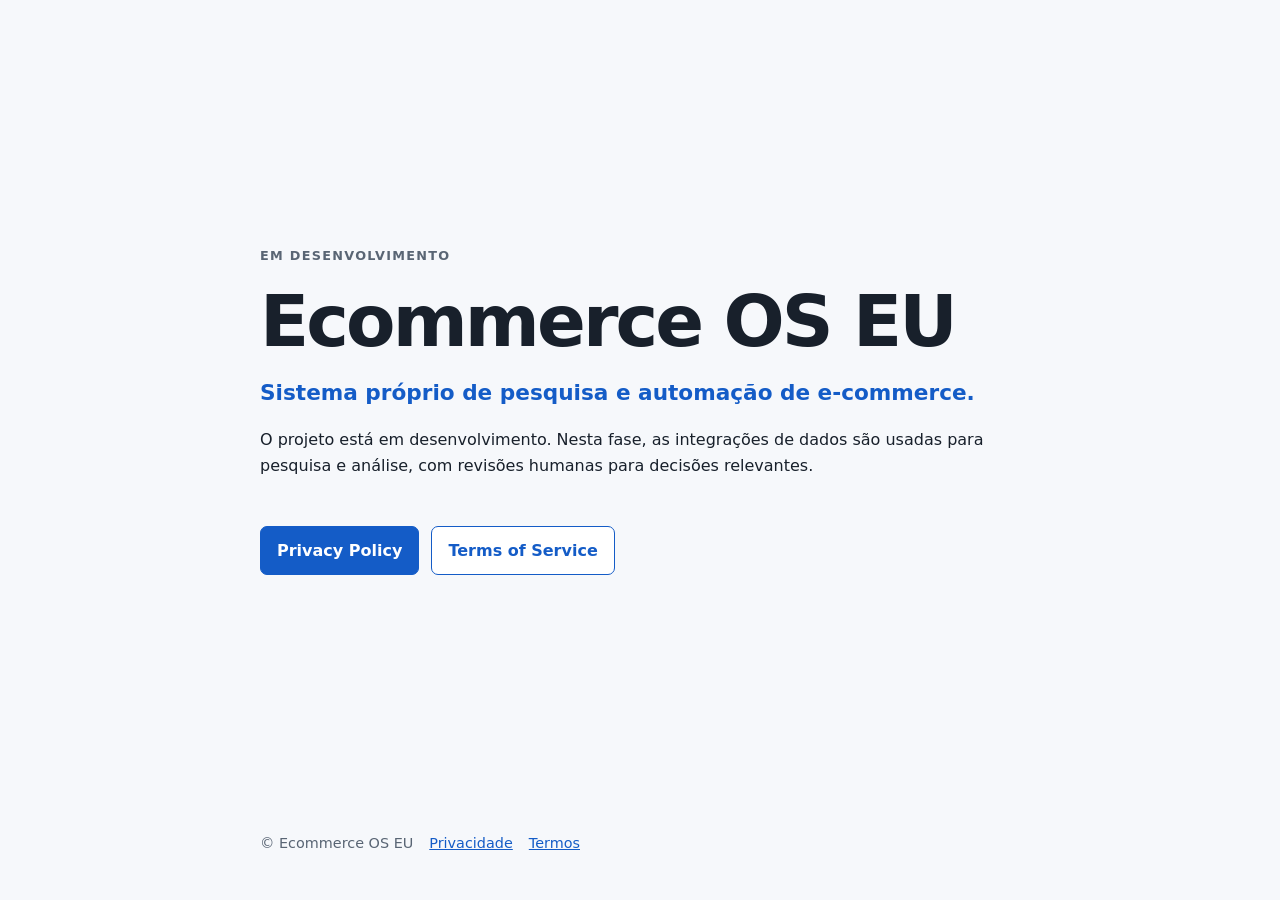
<file: index.html>
<!doctype html>
<html lang="pt-BR">
  <head>
    <meta charset="utf-8">
    <meta name="viewport" content="width=device-width, initial-scale=1">
    <meta name="description" content="Ecommerce OS EU — sistema próprio de pesquisa e automação de e-commerce.">
    <title>Ecommerce OS EU</title>
    <link rel="stylesheet" href="styles.css">
  </head>
  <body>
    <main class="container hero">
      <p class="eyebrow">EM DESENVOLVIMENTO</p>
      <h1>Ecommerce OS EU</h1>
      <p class="lead">Sistema próprio de pesquisa e automação de e-commerce.</p>
      <p>O projeto está em desenvolvimento. Nesta fase, as integrações de dados são usadas para pesquisa e análise, com revisões humanas para decisões relevantes.</p>
      <nav aria-label="Links institucionais">
        <a class="button" href="privacy.html">Privacy Policy</a>
        <a class="button secondary" href="terms.html">Terms of Service</a>
      </nav>
    </main>
    <footer class="container"><span>© Ecommerce OS EU</span><a href="privacy.html">Privacidade</a><a href="terms.html">Termos</a></footer>
  </body>
</html>
</file>
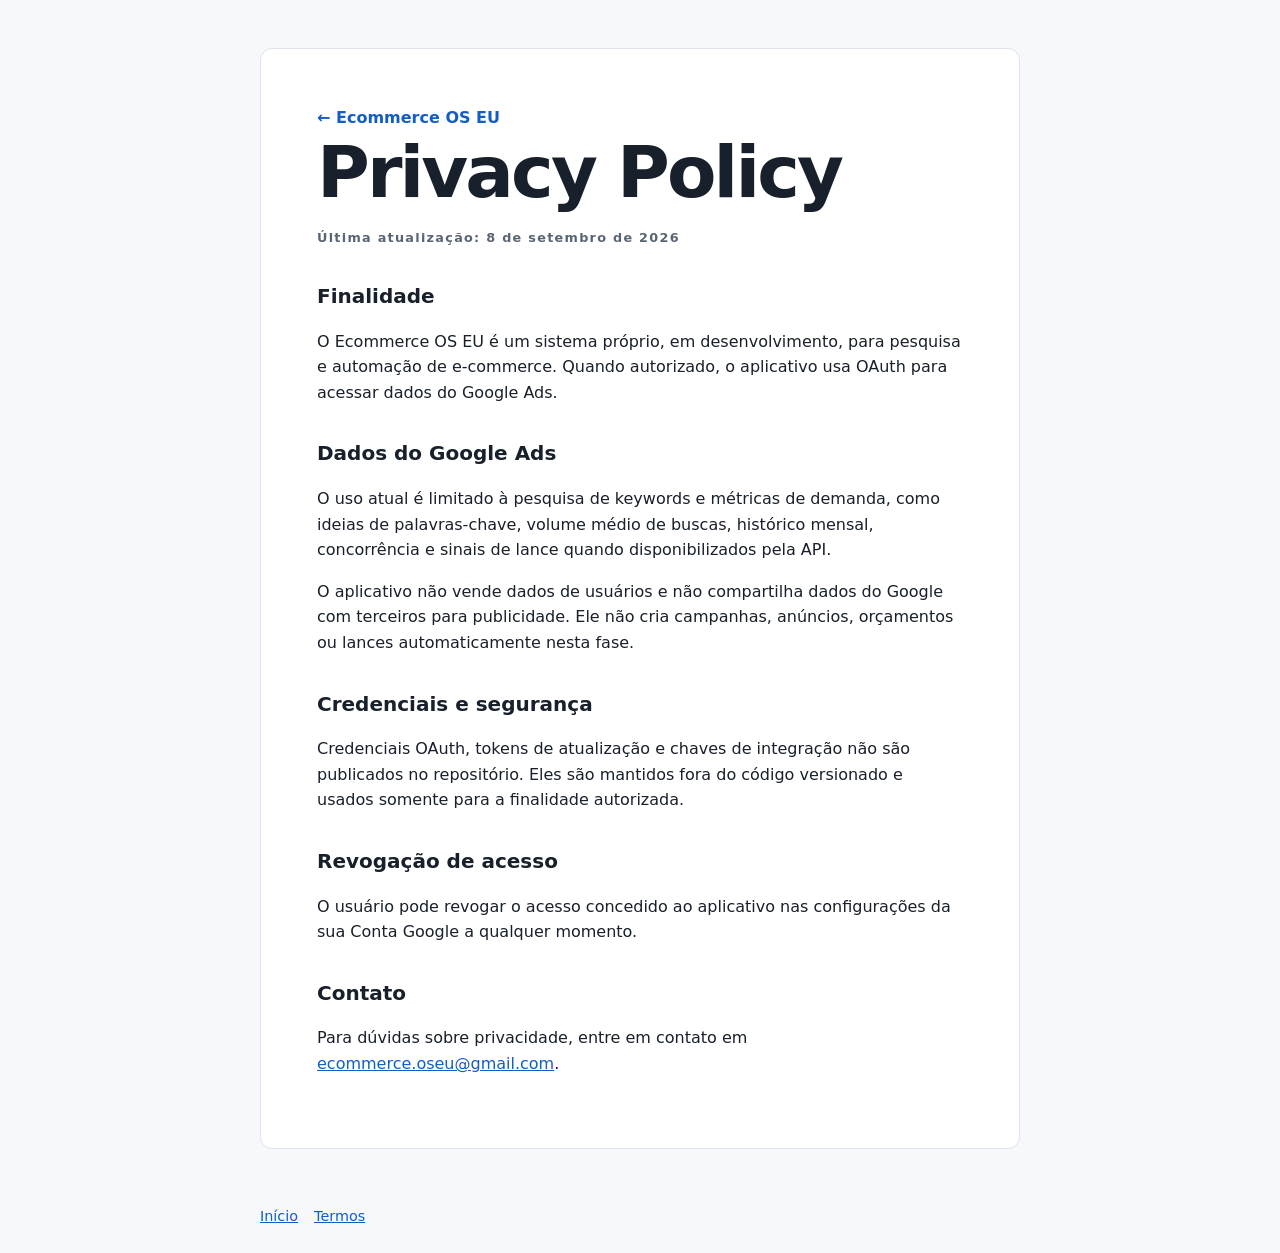
<file: privacy.html>
<!doctype html>
<html lang="pt-BR">
  <head><meta charset="utf-8"><meta name="viewport" content="width=device-width, initial-scale=1"><meta name="description" content="Política de Privacidade do Ecommerce OS EU."><title>Privacy Policy — Ecommerce OS EU</title><link rel="stylesheet" href="styles.css"></head>
  <body><main class="container legal"><a class="back" href="index.html">← Ecommerce OS EU</a><h1>Privacy Policy</h1><p class="updated">Última atualização: 8 de setembro de 2026</p><h2>Finalidade</h2><p>O Ecommerce OS EU é um sistema próprio, em desenvolvimento, para pesquisa e automação de e-commerce. Quando autorizado, o aplicativo usa OAuth para acessar dados do Google Ads.</p><h2>Dados do Google Ads</h2><p>O uso atual é limitado à pesquisa de keywords e métricas de demanda, como ideias de palavras-chave, volume médio de buscas, histórico mensal, concorrência e sinais de lance quando disponibilizados pela API.</p><p>O aplicativo não vende dados de usuários e não compartilha dados do Google com terceiros para publicidade. Ele não cria campanhas, anúncios, orçamentos ou lances automaticamente nesta fase.</p><h2>Credenciais e segurança</h2><p>Credenciais OAuth, tokens de atualização e chaves de integração não são publicados no repositório. Eles são mantidos fora do código versionado e usados somente para a finalidade autorizada.</p><h2>Revogação de acesso</h2><p>O usuário pode revogar o acesso concedido ao aplicativo nas configurações da sua Conta Google a qualquer momento.</p><h2>Contato</h2><p>Para dúvidas sobre privacidade, entre em contato em <a class="contact-email" href="mailto:ecommerce.oseu@gmail.com">ecommerce.oseu@gmail.com</a>.</p></main><footer class="container"><a href="index.html">Início</a><a href="terms.html">Termos</a></footer><script src="site-config.js"></script><script src="contact.js"></script></body>
</html>
</file>
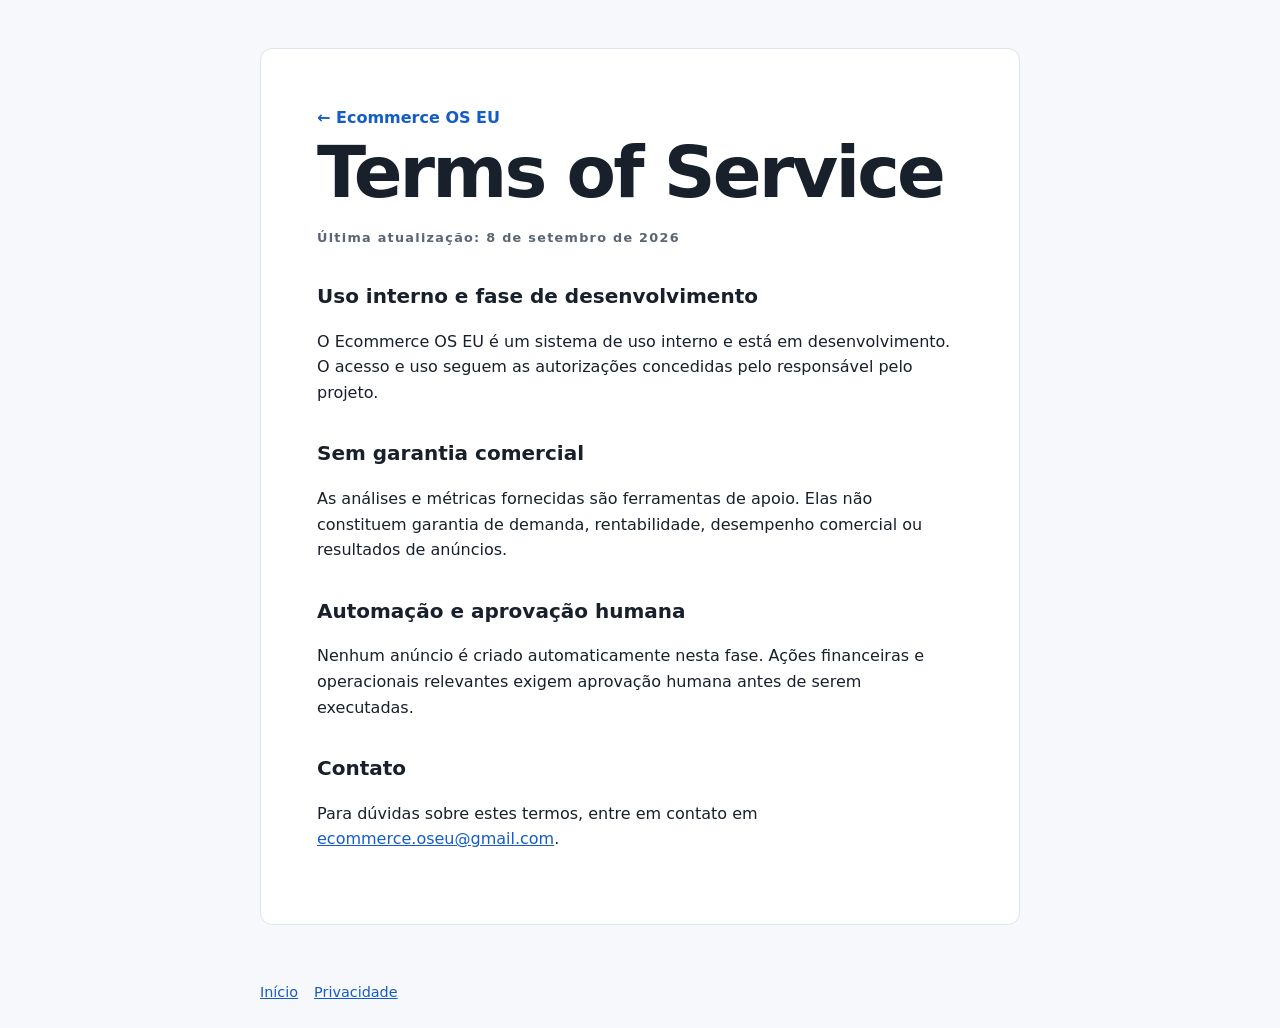
<file: terms.html>
<!doctype html>
<html lang="pt-BR">
  <head><meta charset="utf-8"><meta name="viewport" content="width=device-width, initial-scale=1"><meta name="description" content="Termos de Serviço do Ecommerce OS EU."><title>Terms of Service — Ecommerce OS EU</title><link rel="stylesheet" href="styles.css"></head>
  <body><main class="container legal"><a class="back" href="index.html">← Ecommerce OS EU</a><h1>Terms of Service</h1><p class="updated">Última atualização: 8 de setembro de 2026</p><h2>Uso interno e fase de desenvolvimento</h2><p>O Ecommerce OS EU é um sistema de uso interno e está em desenvolvimento. O acesso e uso seguem as autorizações concedidas pelo responsável pelo projeto.</p><h2>Sem garantia comercial</h2><p>As análises e métricas fornecidas são ferramentas de apoio. Elas não constituem garantia de demanda, rentabilidade, desempenho comercial ou resultados de anúncios.</p><h2>Automação e aprovação humana</h2><p>Nenhum anúncio é criado automaticamente nesta fase. Ações financeiras e operacionais relevantes exigem aprovação humana antes de serem executadas.</p><h2>Contato</h2><p>Para dúvidas sobre estes termos, entre em contato em <a class="contact-email" href="mailto:ecommerce.oseu@gmail.com">ecommerce.oseu@gmail.com</a>.</p></main><footer class="container"><a href="index.html">Início</a><a href="privacy.html">Privacidade</a></footer><script src="site-config.js"></script><script src="contact.js"></script></body>
</html>
</file>
<file: styles.css>
:root { color-scheme: light; --ink: #18202b; --muted: #596574; --line: #dce3ea; --accent: #145cc7; --surface: #f6f8fb; }
* { box-sizing: border-box; } body { margin: 0; background: var(--surface); color: var(--ink); font: 16px/1.6 system-ui, -apple-system, BlinkMacSystemFont, "Segoe UI", sans-serif; }
.container { width: min(760px, calc(100% - 40px)); margin: 0 auto; } .hero { min-height: calc(100vh - 92px); display: flex; flex-direction: column; justify-content: center; }
h1 { font-size: clamp(2.4rem, 8vw, 4.5rem); line-height: 1.08; margin: .2rem 0 1rem; letter-spacing: -.04em; } h2 { margin-top: 2rem; font-size: 1.25rem; }
.lead { color: var(--accent); font-size: 1.35rem; font-weight: 650; margin: 0; } .eyebrow, .updated { color: var(--muted); font-size: .8rem; font-weight: 700; letter-spacing: .1em; }
.legal { background: white; margin-top: 3rem; margin-bottom: 2rem; padding: clamp(1.5rem, 5vw, 3.5rem); border: 1px solid var(--line); border-radius: 12px; } .back { font-weight: 650; text-decoration: none; }
nav { display: flex; flex-wrap: wrap; gap: .75rem; margin-top: 2rem; } .button { background: var(--accent); border: 1px solid var(--accent); border-radius: 7px; color: white; padding: .65rem 1rem; text-decoration: none; font-weight: 650; } .button.secondary { background: white; color: var(--accent); }
a { color: var(--accent); } footer { display: flex; gap: 1rem; padding: 1.5rem 0; color: var(--muted); font-size: .9rem; }
</file>
